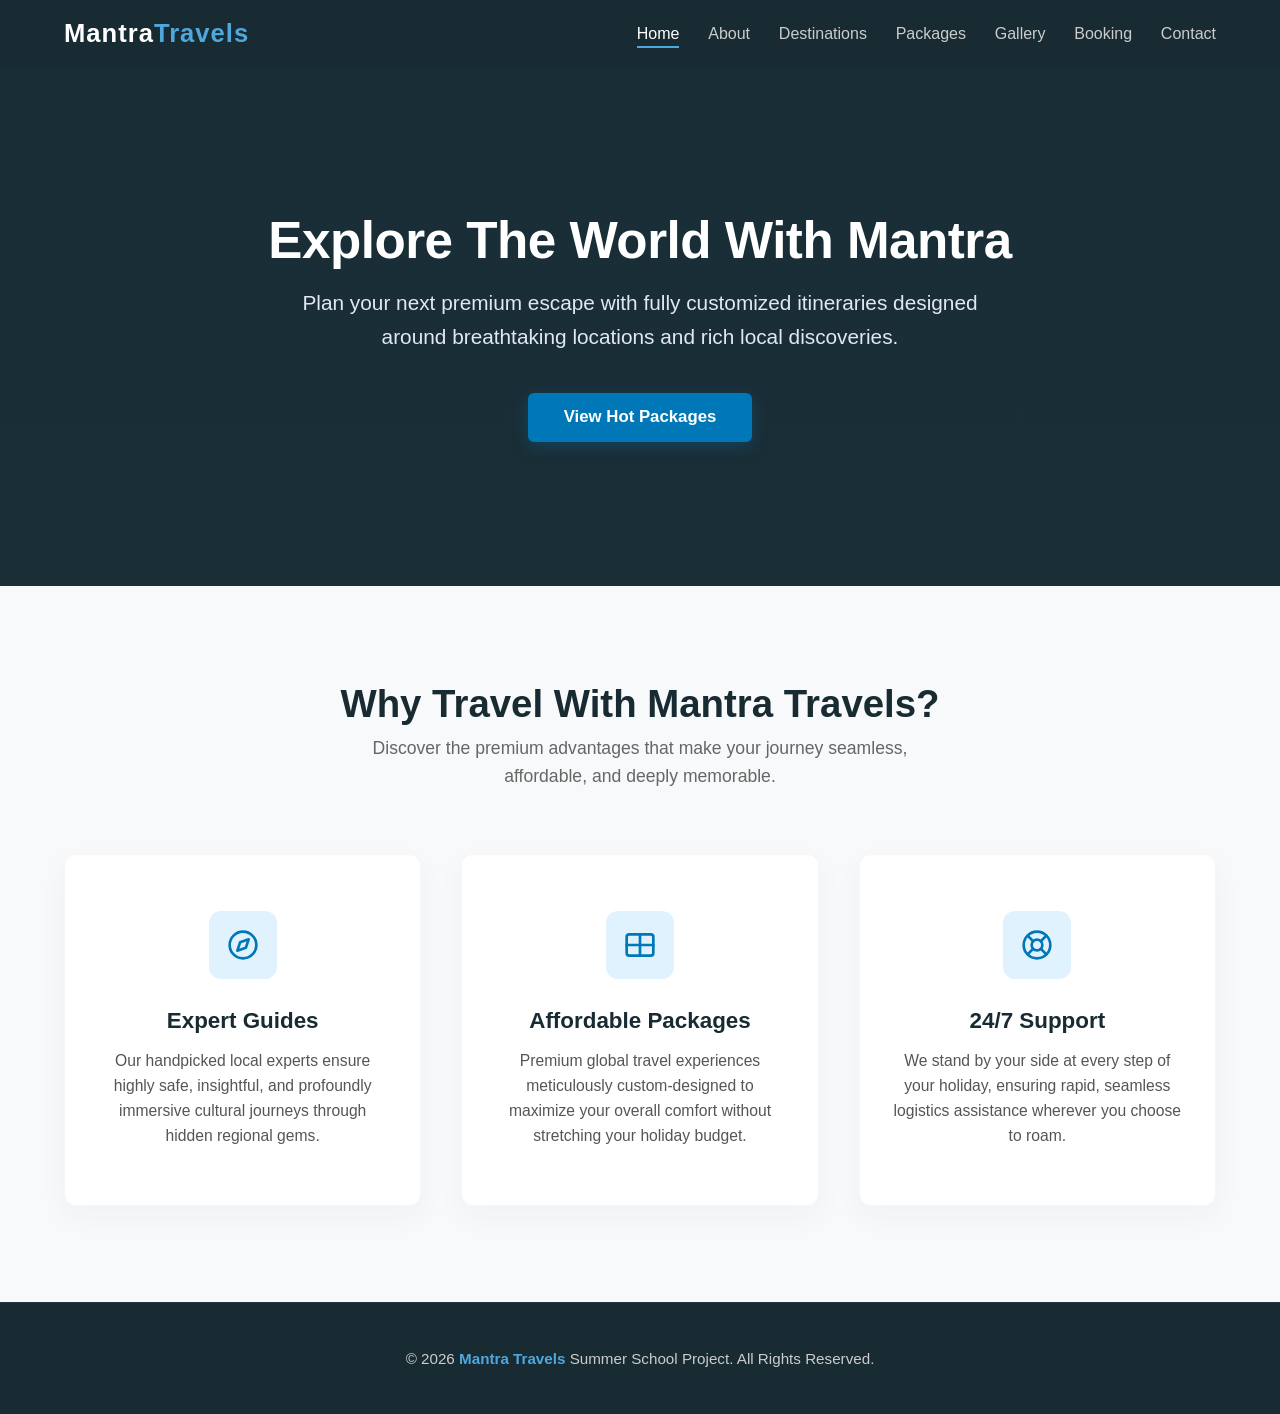
<file: index.html>
<!DOCTYPE html>
<html lang="en">
<head>
    <meta charset="UTF-8">
    <meta name="viewport" content="width=device-width, initial-scale=1.0">
    <title>Home | Mantra Travels</title>
    <meta name="description" content="Welcome to Mantra Travels. Explore global holiday destinations, premium travel packages, and book your next dream vacation with our local experts.">
    <meta name="keywords" content="Mantra Travels, travel agency, vacation packages, tour operators, book custom holidays">
    
    <!-- Premium Global Page Styles -->
    <style>
        /* Base Resets & Layout Rules */
        body {
            margin: 0;
            padding: 0;
            font-family: 'Segoe UI', Tahoma, Geneva, Verdana, sans-serif;
            background-color: #ffffff;
            color: #333;
        }
        .container {
            width: 90%;
            max-width: 1200px;
            margin: 0 auto;
            box-sizing: border-box;
        }
        .text-center {
            text-align: center;
        }
        
        /* Unified Header & Nav Elements */
        header {
            background-color: #182b33;
            padding: 1.2rem 0;
            position: relative;
            z-index: 1000;
        }
        .navbar {
            display: flex;
            justify-content: space-between;
            align-items: center;
        }
        .logo {
            color: #fff;
            font-size: 1.6rem;
            font-weight: bold;
            letter-spacing: 1px;
            text-decoration: none;
        }
        .logo span {
            color: #4ea8de; /* Consistent light blue branding */
        }
        .nav-links {
            display: flex;
            list-style: none;
            margin: 0;
            padding: 0;
            gap: 1.8rem;
        }
        .nav-links a {
            color: #ccc;
            text-decoration: none;
            font-size: 1rem;
            font-weight: 500;
            transition: color 0.2s ease, border-color 0.2s ease;
        }
        .nav-links a:hover, .nav-links a.active {
            color: #fff;
            border-bottom: 2px solid #4ea8de;
            padding-bottom: 4px;
        }

        /* Menu Toggle (Hamburger Icon) - Hidden on Desktop */
        .menu-toggle {
            display: none;
            flex-direction: column;
            gap: 5px;
            cursor: pointer;
        }
        .menu-toggle span {
            width: 25px;
            height: 3px;
            background-color: #fff;
            border-radius: 2px;
            transition: all 0.3s ease;
        }

        /* Hero Showcase Banner Header */
        .hero-banner {
            background-color: #1c313a; 
            background-image: linear-gradient(rgba(24, 43, 51, 0.6), rgba(24, 43, 51, 0.5)), 
                              url('https://images.unsplash.com/photo-1488646953014-85cb44e25828?q=80&w=1600&auto=format&fit=crop');
            background-position: center;
            background-size: cover;
            background-repeat: no-repeat;
            color: white;
            padding: 9rem 0;
            text-align: center;
        }
        .hero-banner h1 {
            font-size: 3.2rem;
            margin: 0 0 1rem 0;
            font-weight: 800;
            letter-spacing: -0.5px;
        }
        .hero-banner p {
            font-size: 1.3rem;
            color: #e2e8f0;
            max-width: 700px;
            margin: 0 auto 2.5rem auto;
            line-height: 1.6;
        }
        .btn-primary {
            display: inline-block;
            background-color: #0077b6;
            color: #fff;
            padding: 0.9rem 2.2rem;
            text-decoration: none;
            font-weight: bold;
            border-radius: 6px;
            font-size: 1.05rem;
            transition: background 0.2s ease, transform 0.2s ease;
            box-shadow: 0 4px 15px rgba(0, 119, 182, 0.3);
        }
        .btn-primary:hover {
            background-color: #0096c7;
            transform: translateY(-2px);
        }

        /* Structured Features Section */
        .services-section {
            background-color: #f8f9fa;
            padding: 6rem 0;
        }
        .services-section h2 {
            font-size: 2.4rem;
            color: #182b33;
            margin: 0 0 0.5rem 0;
            font-weight: 700;
        }
        .section-subtitle {
            color: #666;
            font-size: 1.1rem;
            max-width: 600px;
            margin: 0 auto 4rem auto;
            line-height: 1.6;
        }
        .services-grid {
            display: flex;
            flex-wrap: wrap;
            gap: 2.5rem;
            justify-content: center;
        }
        
        /* Interactive Cards */
        .service-card {
            flex: 1 1 300px;
            max-width: 360px;
            background: #ffffff;
            padding: 3.5rem 2rem;
            border-radius: 12px;
            box-shadow: 0 10px 30px rgba(24, 43, 51, 0.04);
            border: 1px solid rgba(0, 0, 0, 0.03);
            transition: transform 0.3s cubic-bezier(0.16, 1, 0.3, 1), box-shadow 0.3s ease;
            text-align: center;
            box-sizing: border-box;
        }
        .service-card:hover {
            transform: translateY(-8px);
            box-shadow: 0 20px 40px rgba(24, 43, 51, 0.09);
        }
        .icon-wrapper {
            width: 68px;
            height: 68px;
            background-color: #e0f2fe;
            color: #0077b6;
            display: flex;
            align-items: center;
            justify-content: center;
            border-radius: 12px;
            margin: 0 auto 1.8rem auto;
        }
        .icon-wrapper svg {
            width: 32px;
            height: 32px;
        }
        .service-card h3 {
            font-size: 1.4rem;
            color: #182b33;
            margin: 0 0 0.9rem 0;
            font-weight: 600;
        }
        .service-card p {
            color: #555;
            font-size: 0.98rem;
            line-height: 1.6;
            margin: 0;
        }

        /* Global Footer Layout */
        footer {
            background-color: #182b33;
            color: #ccc; /* Uniform silver text */
            padding: 2rem 0;
            text-align: center;
            font-size: 0.95rem;
            border-top: 1px solid rgba(255, 255, 255, 0.05);
        }
        footer p span {
            color: #4ea8de; /* Uniform matching blue branding link */
            font-weight: 600;
        }

        /* Responsive Mobile Styles Media Query */
        @media (max-width: 768px) {
            .menu-toggle {
                display: flex;
            }
            .nav-links {
                display: none;
                flex-direction: column;
                position: absolute;
                top: 100%;
                left: 0;
                width: 100%;
                background-color: #182b33;
                padding: 1.5rem 0;
                gap: 1.5rem;
                text-align: center;
                box-shadow: 0 4px 10px rgba(0, 0, 0, 0.15);
            }
            .nav-links.active {
                display: flex;
            }
            .nav-links a:hover, .nav-links a.active {
                border-bottom: none;
                color: #4ea8de;
            }
            .hero-banner {
                padding: 6rem 0;
            }
            .hero-banner h1 {
                font-size: 2.2rem;
            }
            .hero-banner p {
                font-size: 1.1rem;
            }
            .services-section {
                padding: 4rem 0;
            }
            .services-section h2 {
                font-size: 1.9rem;
            }
        }
    </style>
</head>
<body>

    <!-- Main Navigation Header Layout -->
    <header>
        <div class="navbar container">
            <a href="index.html" class="logo">Mantra<span>Travels</span></a>
            <nav>
                <ul class="nav-links" id="navLinks">
                    <li><a href="index.html" class="active">Home</a></li>
                    <li><a href="about.html">About</a></li>
                    <li><a href="destinations.html">Destinations</a></li>
                    <li><a href="packages.html">Packages</a></li>
                    <li><a href="gallery.html">Gallery</a></li>
                    <li><a href="booking.html">Booking</a></li>
                    <li><a href="contact.html">Contact</a></li>
                </ul>
            </nav>
            <div class="menu-toggle" id="mobileMenu">
                <span></span>
                <span></span>
                <span></span>
            </div>
        </div>
    </header>

    <main>
        <!-- Hero Spotlight Section -->
        <section class="hero-banner">
            <div class="container">
                <h1>Explore The World With Mantra</h1>
                <p>Plan your next premium escape with fully customized itineraries designed around breathtaking locations and rich local discoveries.</p>
                <a href="packages.html" class="btn-primary">View Hot Packages</a>
            </div>
        </section>

        <!-- Upgraded Features & Services Section -->
        <section class="services-section">
            <div class="container text-center">
                <h2>Why Travel With Mantra Travels?</h2>
                <p class="section-subtitle">Discover the premium advantages that make your journey seamless, affordable, and deeply memorable.</p>
                
                <div class="services-grid">
                    <!-- Card 1: Expert Guides -->
                    <div class="service-card">
                        <div class="icon-wrapper">
                            <svg viewBox="0 0 24 24" fill="none" stroke="currentColor" stroke-width="2" stroke-linecap="round" stroke-linejoin="round"><circle cx="12" cy="12" r="10"></circle><polygon points="16.24 7.76 14.12 14.12 7.76 16.24 9.88 9.88 16.24 7.76"></polygon></svg>
                        </div>
                        <h3>Expert Guides</h3>
                        <p>Our handpicked local experts ensure highly safe, insightful, and profoundly immersive cultural journeys through hidden regional gems.</p>
                    </div>

                    <!-- Card 2: Affordable Packages -->
                    <div class="service-card">
                        <div class="icon-wrapper">
                            <svg viewBox="0 0 24 24" fill="none" stroke="currentColor" stroke-width="2" stroke-linecap="round" stroke-linejoin="round"><rect x="2" y="4" width="20" height="16" rx="2" ry="2"></rect><line x1="12" y1="4" x2="12" y2="20"></line><line x1="2" y1="12" x2="22" y2="12"></line></svg>
                        </div>
                        <h3>Affordable Packages</h3>
                        <p>Premium global travel experiences meticulously custom-designed to maximize your overall comfort without stretching your holiday budget.</p>
                    </div>

                    <!-- Card 3: 24/7 Support -->
                    <div class="service-card">
                        <div class="icon-wrapper">
                            <svg viewBox="0 0 24 24" fill="none" stroke="currentColor" stroke-width="2" stroke-linecap="round" stroke-linejoin="round"><circle cx="12" cy="12" r="10"></circle><circle cx="12" cy="12" r="4"></circle><line x1="4.93" y1="4.93" x2="9.17" y2="9.17"></line><line x1="14.83" y1="14.83" x2="19.07" y2="19.07"></line><line x1="14.83" y1="9.17" x2="19.07" y2="4.93"></line><line x1="4.93" y1="19.07" x2="9.17" y2="14.83"></line></svg>
                        </div>
                        <h3>24/7 Support</h3>
                        <p>We stand by your side at every step of your holiday, ensuring rapid, seamless logistics assistance wherever you choose to roam.</p>
                    </div>
                </div>
            </div>
        </section>
    </main>

    <!-- Global Shared Footer Layout -->
    <footer>
        <div class="container">
            <p>&copy; 2026 <span>Mantra Travels</span> Summer School Project. All Rights Reserved.</p>
        </div>
    </footer>

    <!-- Interactive Navigation Control Script -->
    <script>
        const mobileMenu = document.getElementById('mobileMenu');
        const navLinks = document.getElementById('navLinks');

        mobileMenu.addEventListener('click', () => {
            navLinks.classList.toggle('active');
        });
    </script>
</body>
</html>
</file>
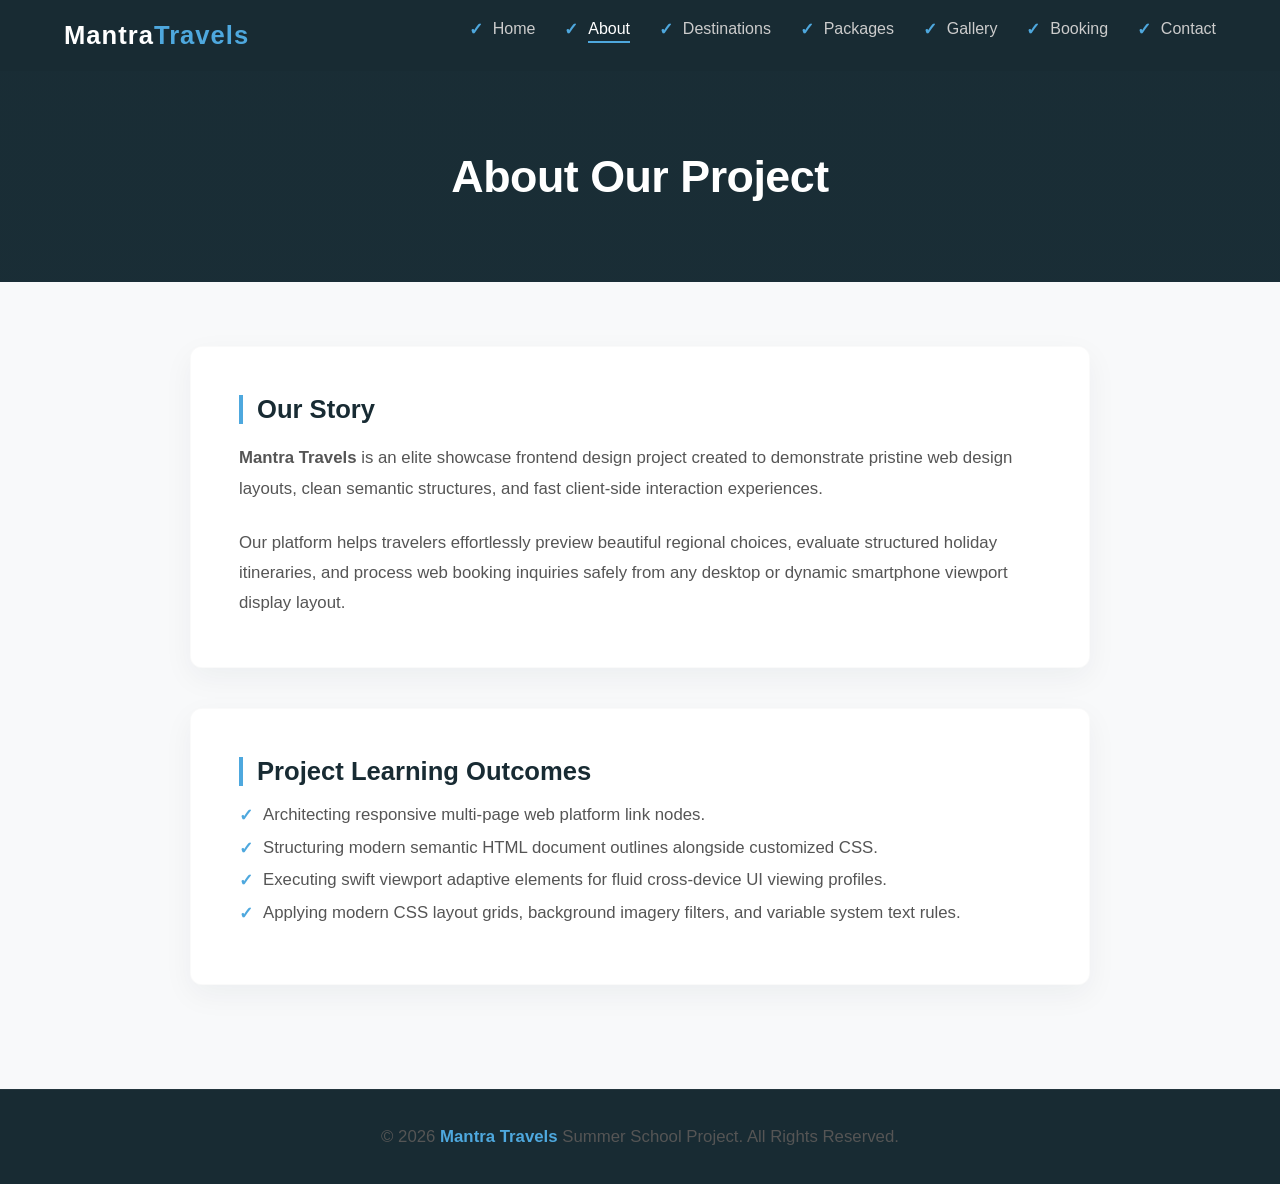
<file: about.html>
<!DOCTYPE html>
<html lang="en">
<head>
    <meta charset="UTF-8">
    <meta name="viewport" content="width=device-width, initial-scale=1.0">
    <title>About Us | Mantra Travels</title>
    <style>
        /* Modern Reset & Base Styles */
        * { 
            margin: 0; 
            padding: 0; 
            box-sizing: border-box; 
            font-family: 'Segoe UI', Tahoma, Geneva, Verdana, sans-serif; 
        }
        body { 
            display: flex; 
            flex-direction: column; 
            min-height: 100vh; 
            background-color: #f8f9fa; 
            color: #333; 
        }

        /* Unified Header & Nav Elements */
        header {
            background-color: #182b33;
            padding: 1.2rem 0;
            position: relative;
            z-index: 1000;
        }
        .navbar {
            width: 90%;
            max-width: 1200px;
            margin: 0 auto;
            display: flex;
            justify-content: space-between;
            align-items: center;
        }
        .logo {
            color: #fff;
            font-size: 1.6rem;
            font-weight: bold;
            letter-spacing: 1px;
            text-decoration: none;
        }
        .logo span {
            color: #4ea8de; /* Consistent light blue branding */
        }
        .nav-links {
            display: flex;
            list-style: none;
            margin: 0;
            padding: 0;
            gap: 1.8rem;
        }
        .nav-links a {
            color: #ccc;
            text-decoration: none;
            font-size: 1rem;
            font-weight: 500;
            transition: color 0.2s ease, border-color 0.2s ease;
        }
        .nav-links a:hover, .nav-links a.active {
            color: #fff;
            border-bottom: 2px solid #4ea8de;
            padding-bottom: 4px;
        }

        /* Menu Toggle (Hamburger Icon) - Hidden on Desktop */
        .menu-toggle {
            display: none;
            flex-direction: column;
            gap: 5px;
            cursor: pointer;
        }
        .menu-toggle span {
            width: 25px;
            height: 3px;
            background-color: #fff;
            border-radius: 2px;
            transition: all 0.3s ease;
        }

        /* Professional Inner Page Header Banner */
        .about-banner {
            background-color: #1c313a; 
            background-image: linear-gradient(rgba(24, 43, 51, 0.7), rgba(24, 43, 51, 0.6)), 
                              url('https://images.unsplash.com/photo-1488646953014-85cb44e25828?q=80&w=1600&auto=format&fit=crop');
            background-position: center;
            background-size: cover;
            background-repeat: no-repeat;
            color: white;
            padding: 5rem 0;
            text-align: center;
        }
        .about-banner h1 {
            font-size: 2.8rem;
            font-weight: 800;
            margin: 0;
            letter-spacing: -0.5px;
        }

        /* Main Content Container Layout */
        .main-content {
            flex: 1;
            width: 90%;
            max-width: 900px;
            margin: 4rem auto;
            box-sizing: border-box;
        }
        
        /* Content Card styling for a premium presentation */
        .content-card {
            background: #ffffff;
            padding: 3rem;
            border-radius: 12px;
            box-shadow: 0 10px 30px rgba(24, 43, 51, 0.05);
            border: 1px solid rgba(0, 0, 0, 0.02);
            margin-bottom: 2.5rem;
        }
        
        h2 { 
            color: #182b33; 
            font-size: 1.6rem; 
            margin: 0 0 1.2rem 0; 
            border-left: 4px solid #4ea8de; 
            padding-left: 14px; 
            font-weight: 700;
        }
        p { 
            line-height: 1.8; 
            margin-bottom: 1.5rem; 
            color: #555; 
            font-size: 1.05rem;
        }
        p:last-child {
            margin-bottom: 0;
        }
        ul { 
            margin-left: 0; 
            margin-bottom: 0; 
            list-style-type: none;
        }
        li { 
            margin-bottom: 0.8rem; 
            color: #555; 
            font-size: 1.05rem;
            position: relative;
            padding-left: 1.5rem;
        }
        li::before {
            content: "✓";
            position: absolute;
            left: 0;
            color: #4ea8de;
            font-weight: bold;
        }

        /* Global Footer Layout */
        footer {
            background-color: #182b33;
            color: #ccc; /* Uniform silver text */
            padding: 2rem 0;
            text-align: center;
            font-size: 0.95rem;
            border-top: 1px solid rgba(255, 255, 255, 0.05);
        }
        footer p span {
            color: #4ea8de; /* Uniform matching blue branding link */
            font-weight: 600;
        }

        /* Responsive Mobile Styles Media Query */
        @media (max-width: 768px) {
            .menu-toggle {
                display: flex;
            }
            .nav-links {
                display: none;
                flex-direction: column;
                position: absolute;
                top: 100%;
                left: 0;
                width: 100%;
                background-color: #182b33;
                padding: 1.5rem 0;
                gap: 1.5rem;
                text-align: center;
                box-shadow: 0 4px 10px rgba(0, 0, 0, 0.15);
            }
            .nav-links.active {
                display: flex;
            }
            .nav-links a:hover, .nav-links a.active {
                border-bottom: none;
                color: #4ea8de;
            }
            .about-banner h1 {
                font-size: 2.2rem;
            }
            .content-card {
                padding: 2rem 1.5rem;
            }
        }
    </style>
</head>
<body>

    <!-- Main Navigation Header Layout -->
    <header>
        <div class="navbar">
            <a href="index.html" class="logo">Mantra<span>Travels</span></a>
            <nav>
                <ul class="nav-links" id="navLinks">
                    <li><a href="index.html">Home</a></li>
                    <li><a href="about.html" class="active">About</a></li>
                    <li><a href="destinations.html">Destinations</a></li>
                    <li><a href="packages.html">Packages</a></li>
                    <li><a href="gallery.html">Gallery</a></li>
                    <li><a href="booking.html">Booking</a></li>
                    <li><a href="contact.html">Contact</a></li>
                </ul>
            </nav>
            <div class="menu-toggle" id="mobileMenu">
                <span></span>
                <span></span>
                <span></span>
            </div>
        </div>
    </header>

    <!-- Professional Section Banner View -->
    <section class="about-banner">
        <h1>About Our Project</h1>
    </section>

    <!-- Main Content Focus Showcase Area -->
    <main class="main-content">
        <div class="content-card">
            <h2>Our Story</h2>
            <p><strong>Mantra Travels</strong> is an elite showcase frontend design project created to demonstrate pristine web design layouts, clean semantic structures, and fast client-side interaction experiences.</p>
            <p>Our platform helps travelers effortlessly preview beautiful regional choices, evaluate structured holiday itineraries, and process web booking inquiries safely from any desktop or dynamic smartphone viewport display layout.</p>
        </div>

        <div class="content-card">
            <h2>Project Learning Outcomes</h2>
            <ul>
                <li>Architecting responsive multi-page web platform link nodes.</li>
                <li>Structuring modern semantic HTML document outlines alongside customized CSS.</li>
                <li>Executing swift viewport adaptive elements for fluid cross-device UI viewing profiles.</li>
                <li>Applying modern CSS layout grids, background imagery filters, and variable system text rules.</li>
            </ul>
        </div>
    </main>

    <!-- Global Shared Footer Layout -->
    <footer>
        <div class="container">
            <p>&copy; 2026 <span>Mantra Travels</span> Summer School Project. All Rights Reserved.</p>
        </div>
    </footer>

    <!-- Interactive Mobile Responsive Menu Control Script -->
    <script>
        const mobileMenu = document.getElementById('mobileMenu');
        const navLinks = document.getElementById('navLinks');

        mobileMenu.addEventListener('click', () => {
            navLinks.classList.toggle('active');
        });
    </script>
</body>
</html>
</file>
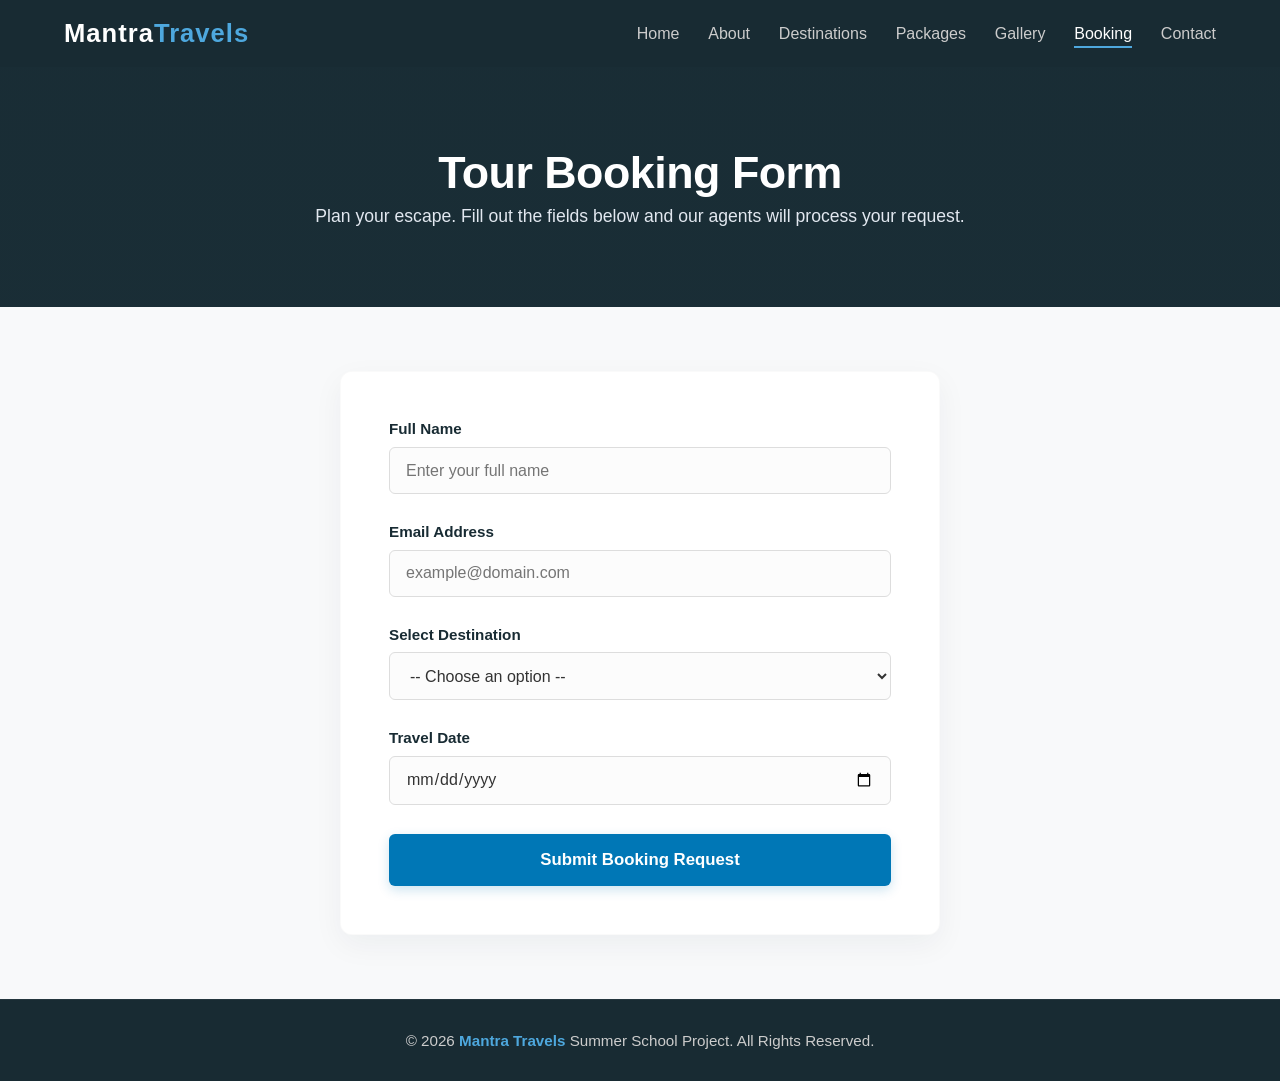
<file: booking.html>
<!DOCTYPE html>
<html lang="en">
<head>
    <meta charset="UTF-8">
    <meta name="viewport" content="width=device-width, initial-scale=1.0">
    <title>Book Your Tour Online | Mantra Travels</title>
    <meta name="description" content="Secure your dream vacation package. Fill out our online tour booking form to schedule your next trip with Mantra Travels.">
    <meta name="keywords" content="book tour online, travel booking form, vacation registration, Mantra travels booking">
    
    <style>
        /* Modern Reset & Base Styles */
        * { 
            margin: 0; 
            padding: 0; 
            box-sizing: border-box; 
            font-family: 'Segoe UI', Tahoma, Geneva, Verdana, sans-serif; 
        }
        body { 
            display: flex; 
            flex-direction: column; 
            min-height: 100vh; 
            background-color: #f8f9fa; 
            color: #333; 
        }
        .container {
            width: 90%;
            max-width: 1200px;
            margin: 0 auto;
        }

        /* Unified Header & Nav Elements */
        header {
            background-color: #182b33;
            padding: 1.2rem 0;
            position: relative;
            z-index: 1000;
        }
        .navbar {
            display: flex;
            justify-content: space-between;
            align-items: center;
        }
        .logo {
            color: #fff;
            font-size: 1.6rem;
            font-weight: bold;
            letter-spacing: 1px;
            text-decoration: none;
        }
        .logo span {
            color: #4ea8de; /* Consistent light blue branding */
        }
        .nav-links {
            display: flex;
            list-style: none;
            margin: 0;
            padding: 0;
            gap: 1.8rem;
        }
        .nav-links a {
            color: #ccc;
            text-decoration: none;
            font-size: 1rem;
            font-weight: 500;
            transition: color 0.2s ease, border-color 0.2s ease;
        }
        .nav-links a:hover, .nav-links a.active {
            color: #fff;
            border-bottom: 2px solid #4ea8de;
            padding-bottom: 4px;
        }

        /* Menu Toggle (Hamburger Icon) - Hidden on Desktop */
        .menu-toggle {
            display: none;
            flex-direction: column;
            gap: 5px;
            cursor: pointer;
        }
        .menu-toggle span {
            width: 25px;
            height: 3px;
            background-color: #fff;
            border-radius: 2px;
            transition: all 0.3s ease;
        }

        /* Professional Inner Page Header Banner */
        .booking-banner {
            background-color: #1c313a; 
            background-image: linear-gradient(rgba(24, 43, 51, 0.7), rgba(24, 43, 51, 0.6)), 
                              url('https://images.unsplash.com/photo-1488646953014-85cb44e25828?q=80&w=1600&auto=format&fit=crop');
            background-position: center;
            background-size: cover;
            background-repeat: no-repeat;
            color: white;
            padding: 5rem 0;
            text-align: center;
        }
        .booking-banner h1 {
            font-size: 2.8rem;
            font-weight: 800;
            margin: 0 0 0.5rem 0;
            letter-spacing: -0.5px;
        }
        .booking-banner p {
            font-size: 1.1rem;
            color: #e2e8f0;
        }

        /* Main Content Focus Layout */
        .main-content {
            flex: 1;
            padding: 4rem 0;
        }

        /* Centered Interactive Premium Form Box */
        .form-container {
            max-width: 600px;
            margin: 0 auto;
            padding: 3rem;
            background: #ffffff;
            border-radius: 12px;
            box-shadow: 0 10px 30px rgba(24, 43, 51, 0.05);
            border: 1px solid rgba(0, 0, 0, 0.02);
        }
        .form-group {
            margin-bottom: 1.8rem;
            text-align: left;
        }
        .form-group label {
            display: block;
            margin-bottom: 0.6rem;
            font-weight: 600;
            color: #182b33;
            font-size: 0.95rem;
        }
        .form-control {
            width: 100%;
            padding: 0.85rem 1rem;
            border: 1px solid #ddd;
            border-radius: 6px;
            font-size: 1rem;
            box-sizing: border-box;
            color: #333;
            background-color: #fcfcfc;
            transition: border-color 0.2s ease, box-shadow 0.2s ease;
        }
        .form-control:focus {
            border-color: #4ea8de;
            outline: none;
            box-shadow: 0 0 0 3px rgba(78, 168, 222, 0.15);
            background-color: #fff;
        }
        
        /* Premium Action Button styling */
        .btn-submit {
            background-color: #0077b6;
            color: white;
            padding: 1rem 2rem;
            border: none;
            border-radius: 6px;
            font-size: 1.05rem;
            font-weight: bold;
            cursor: pointer;
            width: 100%;
            transition: background 0.2s ease, transform 0.1s ease;
            box-shadow: 0 4px 12px rgba(0, 119, 182, 0.2);
        }
        .btn-submit:hover {
            background-color: #0096c7;
        }
        .btn-submit:active {
            transform: scale(0.99);
        }

        /* Global Footer Layout */
        footer {
            background-color: #182b33;
            color: #ccc; /* Uniform silver text */
            padding: 2rem 0;
            text-align: center;
            font-size: 0.95rem;
            border-top: 1px solid rgba(255, 255, 255, 0.05);
        }
        footer p span {
            color: #4ea8de; /* Uniform matching blue branding link */
            font-weight: 600;
        }

        /* ==========================================================================
           Responsive Mobile Styles Media Query
           ========================================================================== */
        @media (max-width: 768px) {
            .menu-toggle {
                display: flex;
            }
            .nav-links {
                display: none;
                flex-direction: column;
                position: absolute;
                top: 100%;
                left: 0;
                width: 100%;
                background-color: #182b33;
                padding: 1.5rem 0;
                gap: 1.5rem;
                text-align: center;
                box-shadow: 0 4px 10px rgba(0, 0, 0, 0.15);
            }
            .nav-links.active {
                display: flex;
            }
            .nav-links a:hover, .nav-links a.active {
                border-bottom: none;
                color: #4ea8de;
            }
            .booking-banner h1 {
                font-size: 2.2rem;
            }
            .main-content {
                padding: 2.5rem 0;
            }
            .form-container {
                padding: 2rem 1.5rem;
            }
        }
    </style>
</head>
<body>

    <!-- Main Navigation Header Layout -->
    <header>
        <div class="navbar container">
            <a href="index.html" class="logo">Mantra<span>Travels</span></a>
            <nav>
                <ul class="nav-links" id="navLinks">
                    <li><a href="index.html">Home</a></li>
                    <li><a href="about.html">About</a></li>
                    <li><a href="destinations.html">Destinations</a></li>
                    <li><a href="packages.html">Packages</a></li>
                    <li><a href="gallery.html">Gallery</a></li>
                    <li><a href="booking.html" class="active">Booking</a></li>
                    <li><a href="contact.html">Contact</a></li>
                </ul>
            </nav>
            <div class="menu-toggle" id="mobileMenu">
                <span></span>
                <span></span>
                <span></span>
            </div>
        </div>
    </header>

    <!-- Professional Section Banner View -->
    <section class="booking-banner">
        <h1>Tour Booking Form</h1>
        <p>Plan your escape. Fill out the fields below and our agents will process your request.</p>
    </section>

    <!-- Main Content Form Submission Area -->
    <main class="main-content">
        <div class="container">
            <div class="form-container">
                <form action="#" method="POST">
                    
                    <!-- Full Name -->
                    <div class="form-group">
                        <label for="fullName">Full Name</label>
                        <input type="text" id="fullName" class="form-control" placeholder="Enter your full name" required>
                    </div>

                    <!-- Email Address -->
                    <div class="form-group">
                        <label for="email">Email Address</label>
                        <input type="email" id="email" class="form-control" placeholder="example@domain.com" required>
                    </div>

                    <!-- Destination Selector -->
                    <div class="form-group">
                        <label for="destination">Select Destination</label>
                        <select id="destination" class="form-control" required>
                            <option value="" disabled selected>-- Choose an option --</option>
                            <option value="jaipur">Jaipur, Rajasthan</option>
                            <option value="kerala">Munnar, Kerala</option>
                            <option value="goa">North Goa Beaches</option>
                            <option value="shimla">Shimla, Himachal</option>
                        </select>
                    </div>

                    <!-- Travel Date -->
                    <div class="form-group">
                        <label for="travelDate">Travel Date</label>
                        <input type="date" id="travelDate" class="form-control" required>
                    </div>

                    <!-- Submit Button -->
                    <button type="submit" class="btn-submit">Submit Booking Request</button>
                </form>
            </div>
        </div>
    </main>

    <!-- Global Shared Footer Layout -->
    <footer>
        <div class="container">
            <p>&copy; 2026 <span>Mantra Travels</span> Summer School Project. All Rights Reserved.</p>
        </div>
    </footer>

    <!-- Interactive Navigation Control Script -->
    <script>
        const mobileMenu = document.getElementById('mobileMenu');
        const navLinks = document.getElementById('navLinks');

        mobileMenu.addEventListener('click', () => {
            navLinks.classList.toggle('active');
        });
    </script>
</body>
</html>
</file>
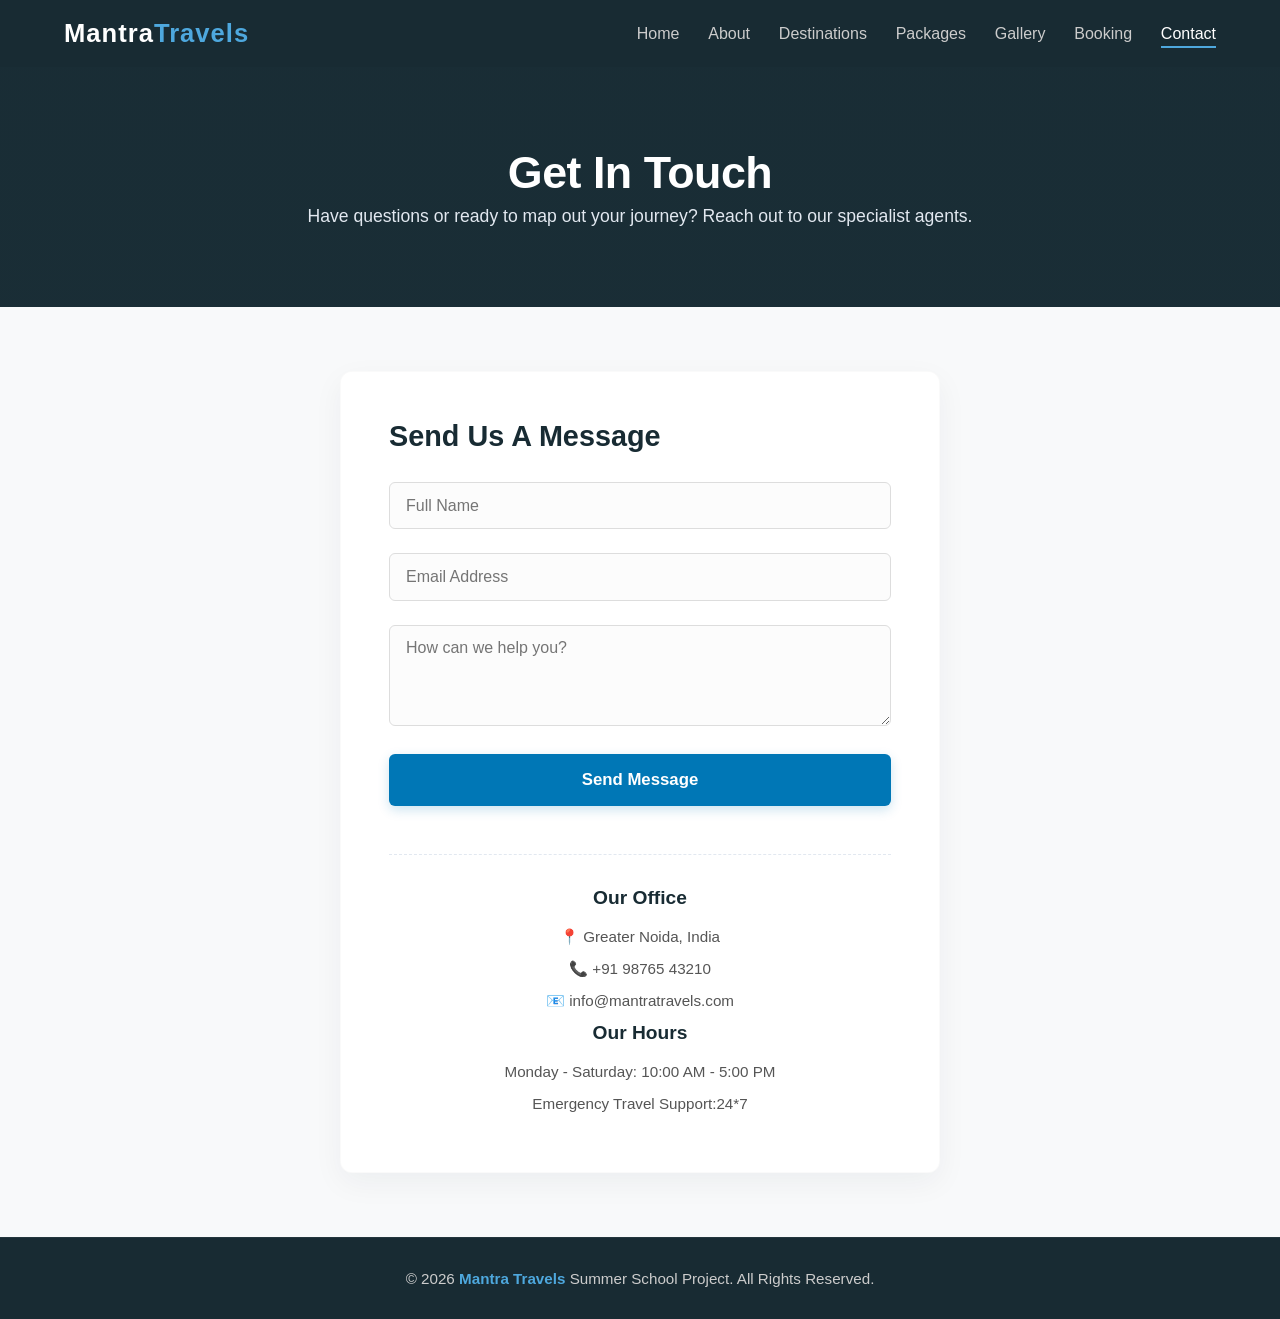
<file: contact.html>
<!DOCTYPE html>
<html lang="en">
<head>
    <meta charset="UTF-8">
    <meta name="viewport" content="width=device-width, initial-scale=1.0">
    <title>Contact Us | Mantra Travels</title>
    <meta name="description" content="Get in touch with Mantra Travels. Visit our office, call us, or send an online message for support with your tour planning.">
    <meta name="keywords" content="contact mantra travels, travel agency phone, support email, travel office address">
    
    <style>
        /* Modern Reset & Base Styles */
        * { 
            margin: 0; 
            padding: 0; 
            box-sizing: border-box; 
            font-family: 'Segoe UI', Tahoma, Geneva, Verdana, sans-serif; 
        }
        body { 
            display: flex; 
            flex-direction: column; 
            min-height: 100vh; 
            background-color: #f8f9fa; 
            color: #333; 
        }
        .container {
            width: 90%;
            max-width: 1200px;
            margin: 0 auto;
        }

        /* Unified Header & Nav Elements */
        header {
            background-color: #182b33;
            padding: 1.2rem 0;
            position: relative;
            z-index: 1000;
        }
        .navbar {
            display: flex;
            justify-content: space-between;
            align-items: center;
        }
        .logo {
            color: #fff;
            font-size: 1.6rem;
            font-weight: bold;
            letter-spacing: 1px;
            text-decoration: none;
        }
        .logo span {
            color: #4ea8de; /* Consistent light blue branding */
        }
        .nav-links {
            display: flex;
            list-style: none;
            margin: 0;
            padding: 0;
            gap: 1.8rem;
        }
        .nav-links a {
            color: #ccc;
            text-decoration: none;
            font-size: 1rem;
            font-weight: 500;
            transition: color 0.2s ease, border-color 0.2s ease;
        }
        .nav-links a:hover, .nav-links a.active {
            color: #fff;
            border-bottom: 2px solid #4ea8de;
            padding-bottom: 4px;
        }

        /* Menu Toggle (Hamburger Icon) - Hidden on Desktop */
        .menu-toggle {
            display: none;
            flex-direction: column;
            gap: 5px;
            cursor: pointer;
        }
        .menu-toggle span {
            width: 25px;
            height: 3px;
            background-color: #fff;
            border-radius: 2px;
            transition: all 0.3s ease;
        }

        /* Professional Inner Page Header Banner */
        .contact-banner {
            background-color: #1c313a; 
            background-image: linear-gradient(rgba(24, 43, 51, 0.7), rgba(24, 43, 51, 0.6)), 
                              url('https://images.unsplash.com/photo-1488646953014-85cb44e25828?q=80&w=1600&auto=format&fit=crop');
            background-position: center;
            background-size: cover;
            background-repeat: no-repeat;
            color: white;
            padding: 5rem 0;
            text-align: center;
        }
        .contact-banner h1 {
            font-size: 2.8rem;
            font-weight: 800;
            margin: 0 0 0.5rem 0;
            letter-spacing: -0.5px;
        }
        .contact-banner p {
            font-size: 1.1rem;
            color: #e2e8f0;
        }

        /* Main Content Focus Layout */
        .main-content {
            flex: 1;
            padding: 4rem 0;
        }

        /* Centered Premium Contact Container */
        .contact-container {
            max-width: 600px;
            margin: 0 auto;
            background: #ffffff;
            padding: 3rem;
            border-radius: 12px;
            box-shadow: 0 10px 30px rgba(24, 43, 51, 0.05);
            border: 1px solid rgba(0, 0, 0, 0.02);
        }
        .contact-container h2 {
            color: #182b33;
            margin-bottom: 1.8rem;
            font-size: 1.8rem;
            font-weight: 700;
        }
        .form-group {
            margin-bottom: 1.5rem;
        }
        .form-control {
            width: 100%;
            padding: 0.85rem 1rem;
            border: 1px solid #ddd;
            border-radius: 6px;
            font-size: 1rem;
            box-sizing: border-box;
            color: #333;
            background-color: #fcfcfc;
            transition: border-color 0.2s ease, box-shadow 0.2s ease;
        }
        .form-control:focus {
            border-color: #4ea8de;
            outline: none;
            box-shadow: 0 0 0 3px rgba(78, 168, 222, 0.15);
            background-color: #fff;
        }
        textarea.form-control {
            resize: vertical;
        }
        
        /* Premium Form Button Styling */
        .submit-btn {
            background-color: #0077b6;
            color: white;
            padding: 1rem 2rem;
            border: none;
            border-radius: 6px;
            font-size: 1.05rem;
            font-weight: bold;
            cursor: pointer;
            width: 100%;
            transition: background 0.2s ease, transform 0.1s ease;
            box-shadow: 0 4px 12px rgba(0, 119, 182, 0.2);
        }
        .submit-btn:hover {
            background-color: #0096c7;
        }
        .submit-btn:active {
            transform: scale(0.99);
        }
        
        /* Contact Footer Info Card */
        .office-info {
            margin-top: 3rem;
            padding-top: 2rem;
            text-align: center;
            color: #555;
            font-size: 0.95rem;
            border-top: 1px dashed #e2e8f0;
        }
        .office-info h4 {
            color: #182b33;
            font-size: 1.2rem;
            margin-bottom: 1rem;
            font-weight: 700;
        }
        .office-info p {
            margin-bottom: 0.5rem;
            line-height: 1.6;
        }

        /* Global Footer Layout */
        footer {
            background-color: #182b33;
            color: #ccc; /* Uniform silver text */
            padding: 2rem 0;
            text-align: center;
            font-size: 0.95rem;
            border-top: 1px solid rgba(255, 255, 255, 0.05);
        }
        footer p span {
            color: #4ea8de; /* Uniform matching blue branding link */
            font-weight: 600;
        }

        /* ==========================================================================
           Responsive Mobile Styles Media Query
           ========================================================================== */
        @media (max-width: 768px) {
            .menu-toggle {
                display: flex;
            }
            .nav-links {
                display: none;
                flex-direction: column;
                position: absolute;
                top: 100%;
                left: 0;
                width: 100%;
                background-color: #182b33;
                padding: 1.5rem 0;
                gap: 1.5rem;
                text-align: center;
                box-shadow: 0 4px 10px rgba(0, 0, 0, 0.15);
            }
            .nav-links.active {
                display: flex;
            }
            .nav-links a:hover, .nav-links a.active {
                border-bottom: none;
                color: #4ea8de;
            }
            .contact-banner h1 {
                font-size: 2.2rem;
            }
            .main-content {
                padding: 2.5rem 0;
            }
            .contact-container {
                padding: 2rem 1.5rem;
            }
        }
    </style>
</head>
<body>

    <!-- Main Navigation Header Layout -->
    <header>
        <div class="navbar container">
            <a href="index.html" class="logo">Mantra<span>Travels</span></a>
            <nav>
                <ul class="nav-links" id="navLinks">
                    <li><a href="index.html">Home</a></li>
                    <li><a href="about.html">About</a></li>
                    <li><a href="destinations.html">Destinations</a></li>
                    <li><a href="packages.html">Packages</a></li>
                    <li><a href="gallery.html">Gallery</a></li>
                    <li><a href="booking.html">Booking</a></li>
                    <li><a href="contact.html" class="active">Contact</a></li>
                </ul>
            </nav>
            <div class="menu-toggle" id="mobileMenu">
                <span></span>
                <span></span>
                <span></span>
            </div>
        </div>
    </header>

    <!-- Professional Section Banner View -->
    <section class="contact-banner">
        <h1>Get In Touch</h1>
        <p>Have questions or ready to map out your journey? Reach out to our specialist agents.</p>
    </section>

    <!-- Main Content Form Box Area -->
    <main class="main-content">
        <div class="container">
            <div class="contact-container">
                <h2>Send Us A Message</h2>
                <form name="contact" method="POST" data-netlify="true">
                    <input type="hidden" name="form-name" value="contact" />
                    <div class="form-group">
                        <input type="text" name="name" class="form-control" placeholder="Full Name" required />
                    </div>
                    <div class="form-group">
                        <input type="email" name="email" class="form-control" placeholder="Email Address" required />
                    </div>
                    <div class="form-group">
                        <textarea name="message" rows="4" class="form-control" placeholder="How can we help you?" required></textarea>
                    </div>
                    <button type="submit" class="submit-btn">Send Message</button>
                </form>

                <div class="office-info">
                    <h4>Our Office</h4>
                    <p>📍 Greater Noida, India</p>
                    <p>📞 +91 98765 43210</p>
                    <p>📧 info@mantratravels.com</p>
                    <h4>Our Hours</h4>
                    <p>Monday - Saturday: 10:00 AM - 5:00 PM</p>
                    <p>Emergency Travel Support:24*7</p>
                    
                </div>
            </div>
        </div>
    </main>

    <!-- Global Shared Footer Layout -->
    <footer>
        <div class="container">
            <p>&copy; 2026 <span>Mantra Travels</span> Summer School Project. All Rights Reserved.</p>
        </div>
    </footer>

    <!-- Interactive Navigation Control Script -->
    <script>
        const mobileMenu = document.getElementById('mobileMenu');
        const navLinks = document.getElementById('navLinks');

        mobileMenu.addEventListener('click', () => {
            navLinks.classList.toggle('active');
        });
    </script>
</body>
</html>
</file>
